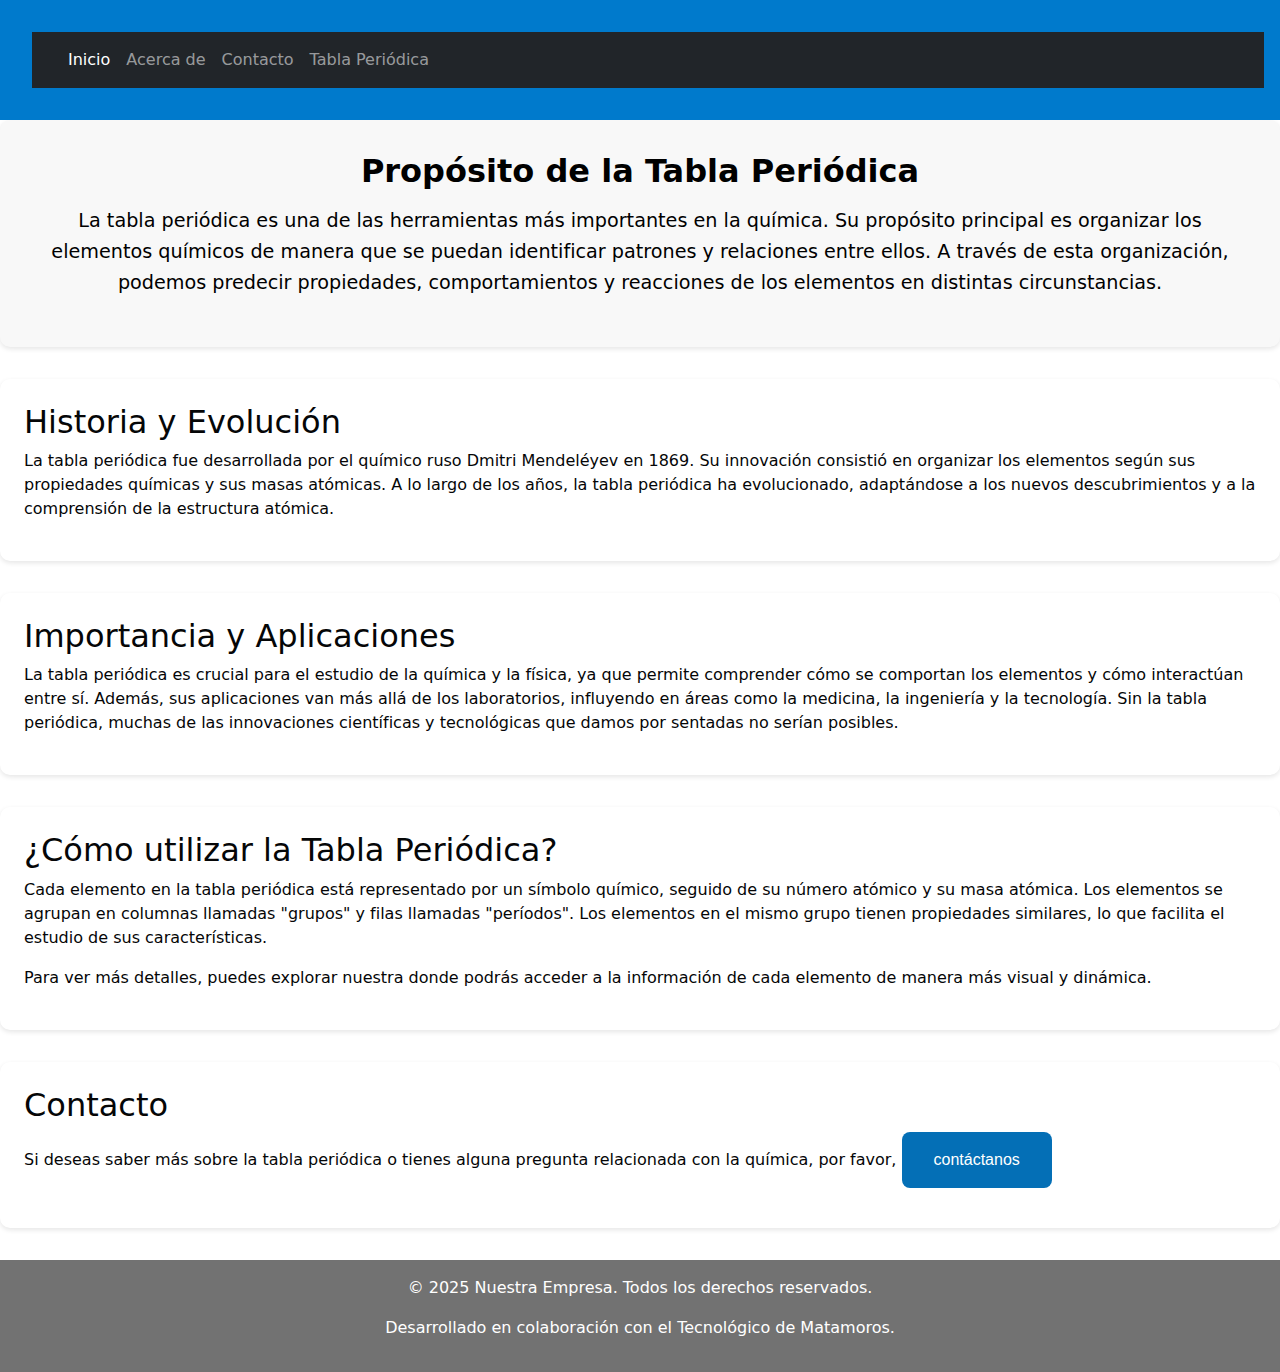
<file: public/about.html>
<!DOCTYPE html>
<html lang="es">
<head>
  <meta charset="UTF-8">
  <meta name="viewport" content="width=device-width, initial-scale=1.0">
  <title>Propósito de la Tabla Periódica</title>
  <link rel="stylesheet" href="../assets/css/gral.css">
  <link rel="stylesheet" href="../assets/css/buttons.css">
  <link rel="stylesheet" href="../assets/css/containers.css">
  <link rel="stylesheet" href="../assets/css/contact.css">
  <link rel="stylesheet" href="../assets/css/animationtype.css">
  <link rel="stylesheet" href="../assets/css/menu-nav.css">
  <link href="https://cdn.jsdelivr.net/npm/bootstrap@5.3.0/dist/css/bootstrap.min.css" rel="stylesheet">
    <script src="https://cdn.jsdelivr.net/npm/bootstrap@5.3.0/dist/js/bootstrap.bundle.min.js"></script>
</head>
<body>
  <header id="header">
    <div></div>
    <div id="menu-container">
      
      <nav class="navbar navbar-expand-lg navbar-dark bg-dark">
        <div class="container-fluid">
          <a class="navbar-brand" href="#"></a>
          <button class="navbar-toggler" type="button" data-bs-toggle="collapse" data-bs-target="#navbarNav" aria-controls="navbarNav" aria-expanded="false" aria-label="Toggle navigation">
            <span class="navbar-toggler-icon"></span>
          </button>
          <div class="collapse navbar-collapse" id="navbarNav">
            <ul class="navbar-nav">
              <li class="nav-item">
                <a class="nav-link active" aria-current="page" href="../index.html">Inicio</a>
              </li>
              <li class="nav-item">
                <a class="nav-link" href="about.html">Acerca de</a>
              </li>
              <li class="nav-item">
                <a class="nav-link" href="contact.html">Contacto</a>
              </li>
              <li class="nav-item">
                <a class="nav-link" href="periodic-table.html">Tabla Periódica</a>
              </li>
            </ul>
          </div>
        </div>
      </nav>
    </div>
  </header>

  
  
    <span id="modo-claro" class="switch-text"></span>
    <span id="modo-oscuro" class="switch-text"></span>
    
  </button>
</div>

  <main>
    
    <section id="introduccion" class="intro">
      <h1>Propósito de la Tabla Periódica</h1>
      <p>
        La tabla periódica es una de las herramientas más importantes en la química. Su propósito principal es organizar los elementos químicos de manera que se puedan identificar patrones y relaciones entre ellos. A través de esta organización, podemos predecir propiedades, comportamientos y reacciones de los elementos en distintas circunstancias.
      </p>
    </section>

    <!-- Historia y Evolución de la Tabla Periódica -->
    <section id="historia" class="sabias">
      <h2>Historia y Evolución</h2>
      <p>
        La tabla periódica fue desarrollada por el químico ruso Dmitri Mendeléyev en 1869. Su innovación consistió en organizar los elementos según sus propiedades químicas y sus masas atómicas. A lo largo de los años, la tabla periódica ha evolucionado, adaptándose a los nuevos descubrimientos y a la comprensión de la estructura atómica.
      </p>
    </section>

    <!-- Importancia de la Tabla Periódica -->
    <section id="importancia" class="elemento-dia">
      <h2>Importancia y Aplicaciones</h2>
      <p>
        La tabla periódica es crucial para el estudio de la química y la física, ya que permite comprender cómo se comportan los elementos y cómo interactúan entre sí. Además, sus aplicaciones van más allá de los laboratorios, influyendo en áreas como la medicina, la ingeniería y la tecnología. Sin la tabla periódica, muchas de las innovaciones científicas y tecnológicas que damos por sentadas no serían posibles.
      </p>
    </section>

    <!-- Cómo utilizar la Tabla Periódica -->
    <section id="como-usar" class="elemento-dia">
      <h2>¿Cómo utilizar la Tabla Periódica?</h2>
      <p>
        Cada elemento en la tabla periódica está representado por un símbolo químico, seguido de su número atómico y su masa atómica. Los elementos se agrupan en columnas llamadas "grupos" y filas llamadas "períodos". Los elementos en el mismo grupo tienen propiedades similares, lo que facilita el estudio de sus características.
      </p>
      <p>
        Para ver más detalles, puedes explorar nuestra  donde podrás acceder a la información de cada elemento de manera más visual y dinámica.
      </p>
    </section>

    <!-- Contacto -->
    <section id="contacto" class="exploracion">
      
      <h2>Contacto</h2>
      <p>
        
        Si deseas saber más sobre la tabla periódica o tienes alguna pregunta relacionada con la química, por favor, 
        <a href="contact.html" class=""><button>contáctanos</button></a>
        
      </p>
    </section>
  </main>

  <footer>
    <p>&copy; 2025 Nuestra Empresa. Todos los derechos reservados.</p>
    <p>Desarrollado en colaboración con el Tecnológico de Matamoros.</p>
  </footer>

  <script>

   // Obtener el botón y agregar el evento de clic
const switchButton = document.querySelector('.switch');
const body = document.body;  // Agregar la referencia al body

switchButton.addEventListener('click', () => {
  // Alternar la clase 'active' para cambiar el estado
  switchButton.classList.toggle('active');
  
  // Cambiar el texto según el estado
  const modoClaro = document.getElementById('modo-claro');
  const modoOscuro = document.getElementById('modo-oscuro');
  
  if (switchButton.classList.contains('active')) {
    modoClaro.style.opacity = 0; // Ocultar el texto Claro
    modoOscuro.style.opacity = 1; // Mostrar el texto Oscuro
    body.classList.add('dark-mode');  // Activar el modo oscuro
  } else {
    modoClaro.style.opacity = 1; // Mostrar el texto Claro
    modoOscuro.style.opacity = 0; // Ocultar el texto Oscuro
    body.classList.remove('dark-mode');  // Desactivar el modo oscuro
  }
});



const menuBtn = document.querySelector('.menu-btn');
const navMenu = document.querySelector('#nav-menu');
   
       menuBtn.addEventListener('click', () => {
        menuBtn.classList.toggle('active');
         navMenu.classList.toggle('active');
       });
    </script>
</body>
</html>
</file>
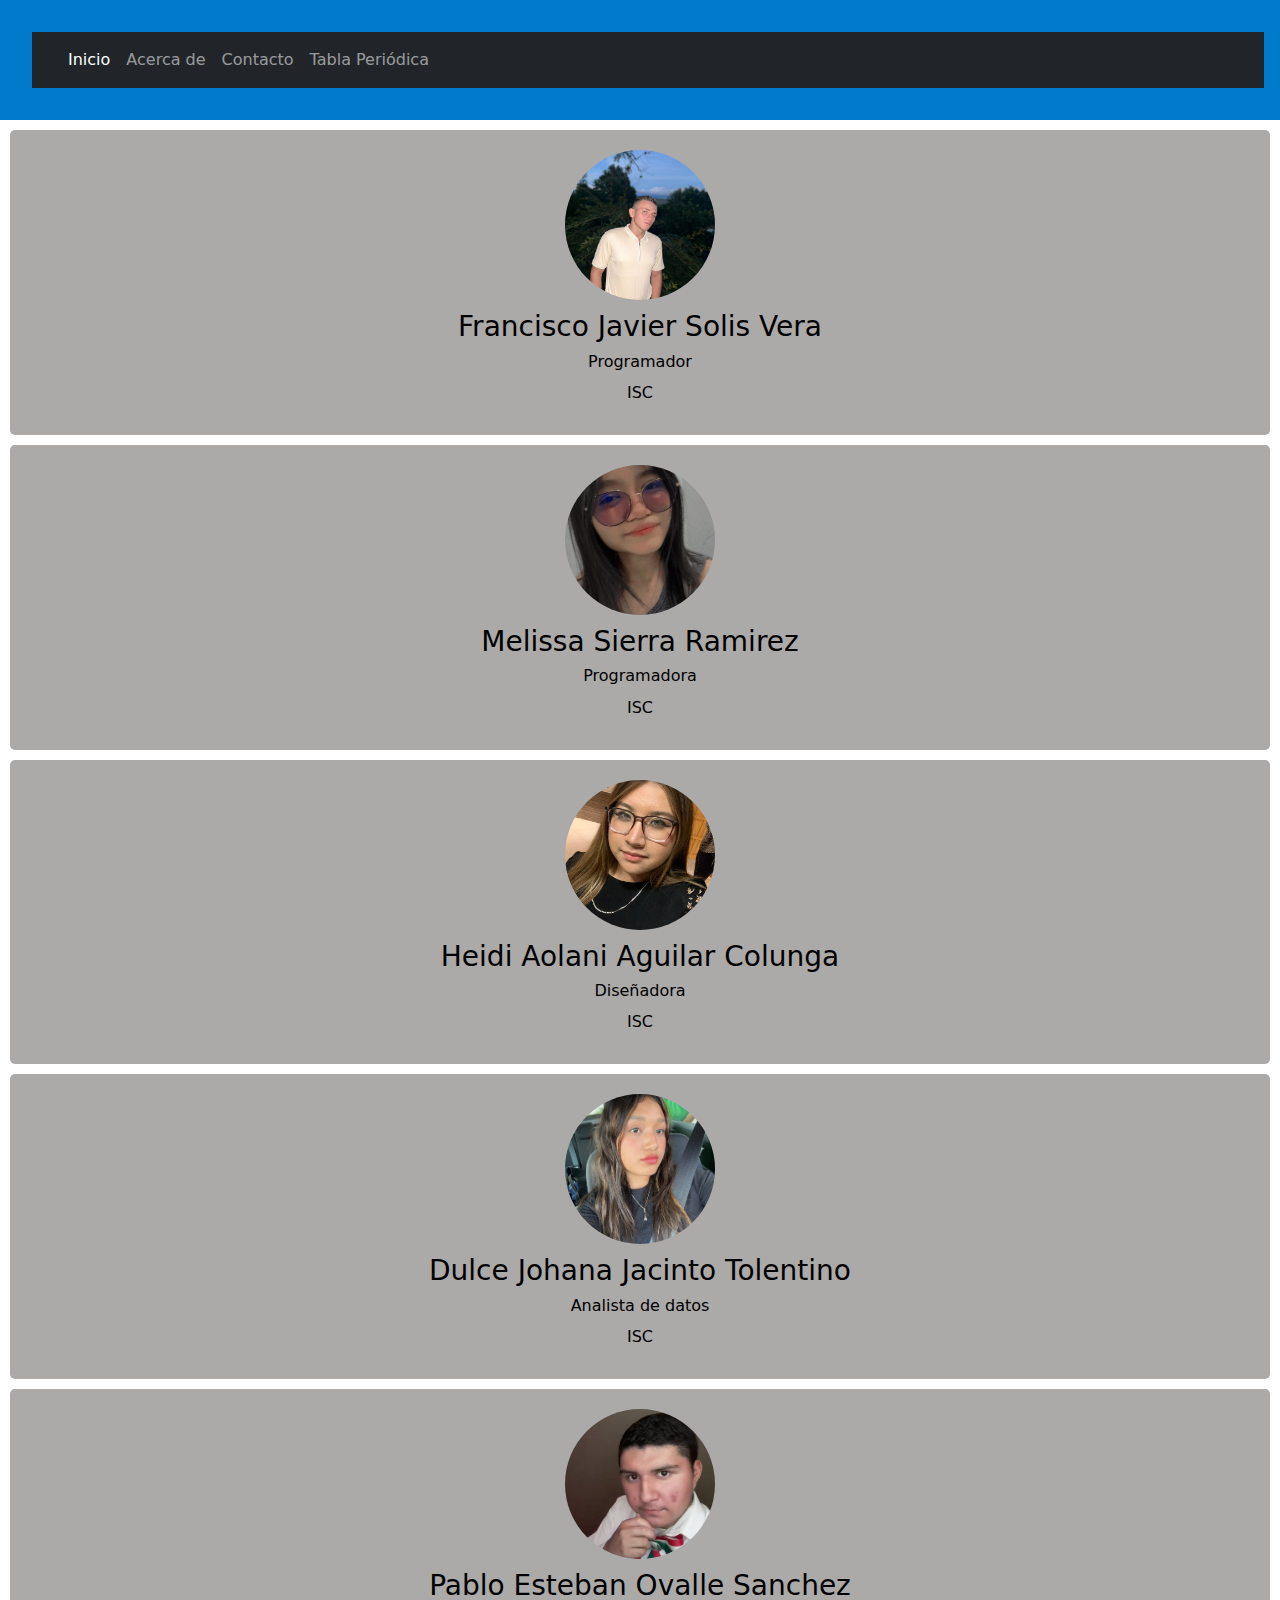
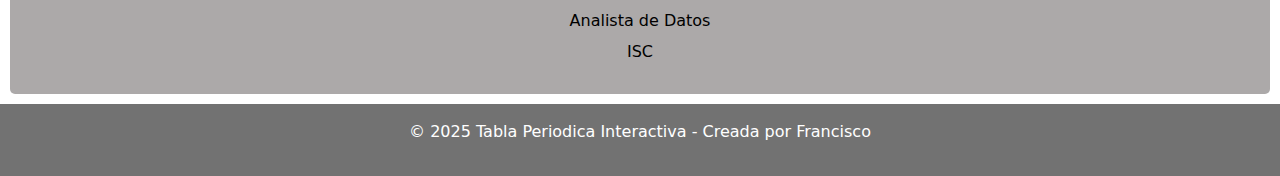
<file: public/contact.html>
<!DOCTYPE html>
<html lang="en">
  <head>
    <meta charset="UTF-8" />
    <meta name="viewport" content="width=device-width, initial-scale=1.0" />
    <title>Contact Us</title>
    <link rel="stylesheet" href="../assets/css/gral.css">
    <link rel="stylesheet" href="../assets/css/buttons.css">
    <link rel="stylesheet" href="../assets/css/containers.css">
    <link rel="stylesheet" href="../assets/css/contact.css">
    <link rel="stylesheet" href="../assets/css/menu-nav.css">
    <link rel="stylesheet" href="../assets/css/animationtype.css">
    <link href="https://cdn.jsdelivr.net/npm/bootstrap@5.3.0/dist/css/bootstrap.min.css" rel="stylesheet">
    <script src="https://cdn.jsdelivr.net/npm/bootstrap@5.3.0/dist/js/bootstrap.bundle.min.js"></script>
  </head>

  <body>
    <header id="header">
      <div></div>
      <div id="menu-container">
        
        <nav class="navbar navbar-expand-lg navbar-dark bg-dark">
          <div class="container-fluid">
            <a class="navbar-brand" href="#"></a>
            <button class="navbar-toggler" type="button" data-bs-toggle="collapse" data-bs-target="#navbarNav" aria-controls="navbarNav" aria-expanded="false" aria-label="Toggle navigation">
              <span class="navbar-toggler-icon"></span>
            </button>
            <div class="collapse navbar-collapse" id="navbarNav">
              <ul class="navbar-nav">
                <li class="nav-item">
                  <a class="nav-link active" aria-current="page" href="../index.html">Inicio</a>
                </li>
                <li class="nav-item">
                  <a class="nav-link" href="about.html">Acerca de</a>
                </li>
                <li class="nav-item">
                  <a class="nav-link" href="contact.html">Contacto</a>
                </li>
                <li class="nav-item">
                  <a class="nav-link" href="periodic-table.html">Tabla Periódica</a>
                </li>
              </ul>
            </div>
          </div>
        </nav>
      </div>
    

    </header>

    
      <span id="modo-claro" class="switch-text"> </span>
      <span id="modo-oscuro" class="switch-text"> </span>
     
    </button>
  

    <main>
      <section id="team">
        <h2></h2>
        
        <div class="team-member">
          <img src="../assets/img/img1.jpg" alt="Team Member 1" />
          <h3>Francisco Javier Solis Vera</h3>
          <h2>Programador</h2>
          <p>ISC</p>
        </div>
        
        <div class="team-member">
          <img src="../assets/img/img3.jpg" alt="Team Member 4" />
          <h3>Melissa Sierra Ramirez</h3>
          <h2>Programadora</h2>
          <p>ISC</p>
        </div>
        
        <div class="team-member">
          <img src="../assets/img/img5.jpg" alt="Team Member 2" />
          <h3>Heidi Aolani Aguilar Colunga</h3>
          <h2>Diseñadora</h2>
          <p>ISC</p>
        </div>
        
        <div class="team-member">
          <img src="../assets/img/img2.jpg" alt="Team Member 3" />
          <h3>Dulce Johana Jacinto Tolentino</h3>
          <h2>Analista de datos</h2>
          <p>ISC</p>
        </div>
        
        <div class="team-member">
          <img src="../assets/img/img4.jpg" alt="Team Member 4" />
          <h3>Pablo Esteban Ovalle Sanchez</h3>
          <h2>Analista de Datos</h2>
          <p>ISC</p>
        </div>

        
        <!-- Agrega más miembros del equipo según sea necesario -->
      </section>
    </main>

    <footer>
      <p>&copy; 2025 Tabla Periodica Interactiva - Creada por Francisco </p>
    </footer>

    <script>

// Obtener el botón y agregar el evento de clic
const switchButton = document.querySelector('.switch');

switchButton.addEventListener('click', () => {
  // Alternar la clase 'active' para cambiar el estado
  switchButton.classList.toggle('active');
  
  // Cambiar el texto según el estado
  const modoClaro = document.getElementById('modo-claro');
  const modoOscuro = document.getElementById('modo-oscuro');
  
  if (switchButton.classList.contains('active')) {
    modoClaro.style.opacity = 0; // Ocultar el texto Claro
    modoOscuro.style.opacity = 1; // Mostrar el texto Oscuro
  } else {
    modoClaro.style.opacity = 1; // Mostrar el texto Claro
    modoOscuro.style.opacity = 0; // Ocultar el texto Oscuro
  }
});


      const menuBtn = document.getElementById('menu-btn');
       const navMenu = document.getElementById('nav-menu');
   
       menuBtn.addEventListener('click', () => {
        menuBtn.classList.toggle('active');
         navMenu.classList.toggle('active');
       });
       
     </script>
  </body>
</html>
</file>
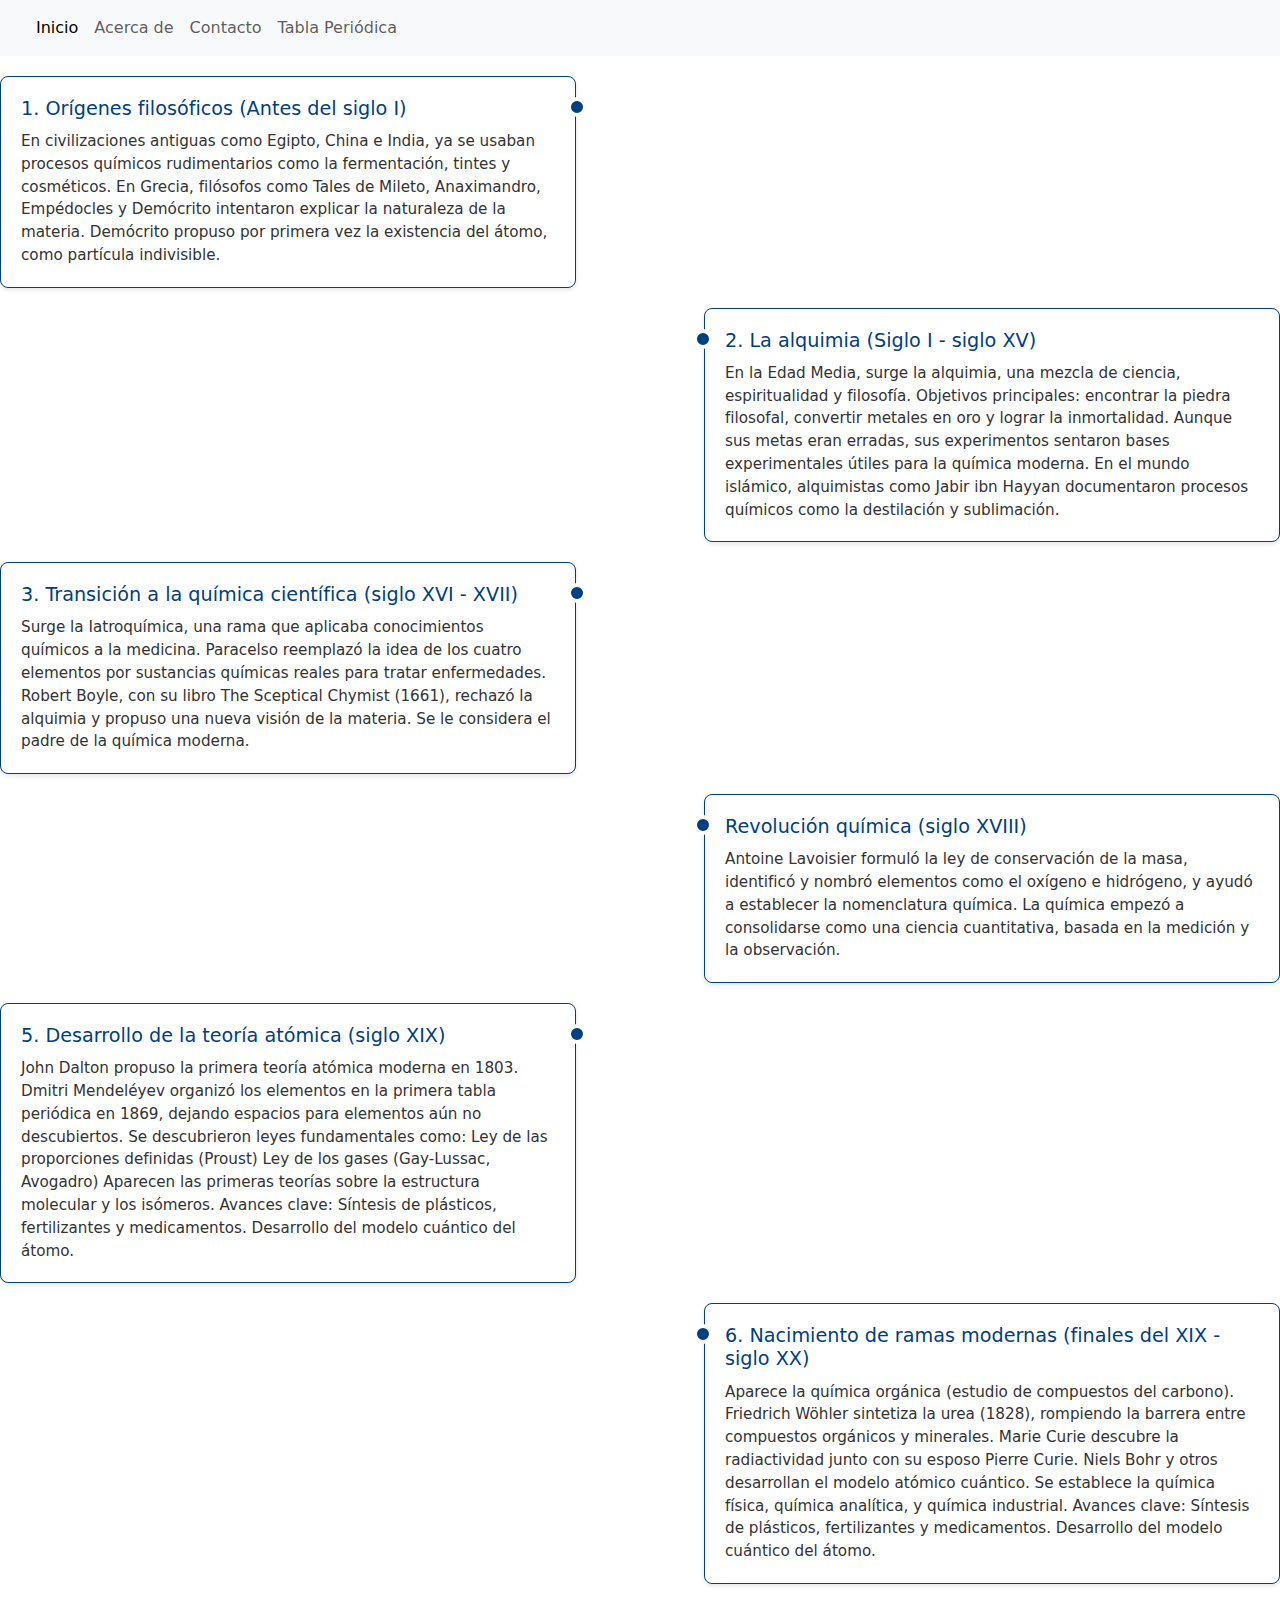
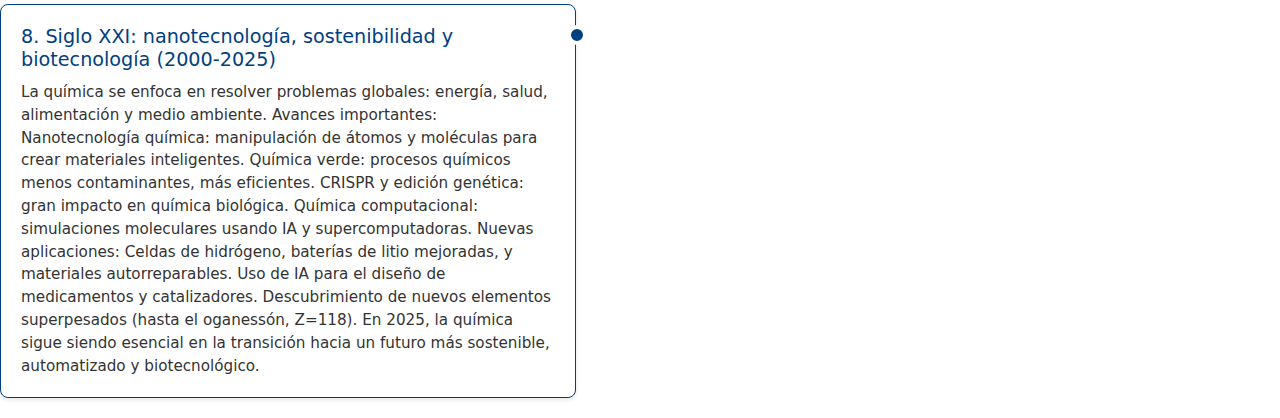
<file: public/historia.html>
<!DOCTYPE html>
<html lang="es">
<head>
  <meta charset="UTF-8">
  <title></title>
  
</head>
<body>

  <link rel="stylesheet" href="../assets/css/historia.css">
  <link href="https://cdn.jsdelivr.net/npm/bootstrap@5.3.0/dist/css/bootstrap.min.css" rel="stylesheet">
  <script src="https://cdn.jsdelivr.net/npm/bootstrap@5.3.0/dist/js/bootstrap.bundle.min.js"></script>

<body>
  <header id="header">
    <nav class="navbar navbar-expand-lg navbar-light bg-light">
      <div class="container-fluid">
        <a class="navbar-brand" href="#"></a>
        <button
          class="navbar-toggler"
          type="button"
          data-bs-toggle="collapse"
          data-bs-target="#navbarNav"
          aria-controls="navbarNav"
          aria-expanded="false"
          aria-label="Toggle navigation"
        >
          <span class="navbar-toggler-icon"></span>
        </button>
        <div class="collapse navbar-collapse" id="navbarNav">
          <ul class="navbar-nav">
            <li class="nav-item">
              <a class="nav-link active" aria-current="page" href="../index.html">Inicio</a>
            </li>
            <li class="nav-item">
              <a class="nav-link" href="about.html">Acerca de</a>
            </li>
            <li class="nav-item">
              <a class="nav-link" href="contact.html">Contacto</a>
            </li>
            <li class="nav-item">
              <a class="nav-link" href="periodic-table.html">Tabla Periódica</a>
            </li>
          </ul>
        </div>
      </div>
    </nav>
   

  <header>
    <h1></h1>
  </header>

  <section>
    <div class="periodo">
      <h2>1. Orígenes filosóficos (Antes del siglo I)</h2>
      <p>En civilizaciones antiguas como Egipto, China e India, ya se usaban procesos químicos rudimentarios como la fermentación, tintes y cosméticos.

        En Grecia, filósofos como Tales de Mileto, Anaximandro, Empédocles y Demócrito intentaron explicar la naturaleza de la materia.
        
        Demócrito propuso por primera vez la existencia del átomo, como partícula indivisible.</p>
    </div>
    <div class="periodo">
      <h2>2. La alquimia (Siglo I - siglo XV)</h2>
      <p>En la Edad Media, surge la alquimia, una mezcla de ciencia, espiritualidad y filosofía.

        Objetivos principales: encontrar la piedra filosofal, convertir metales en oro y lograr la inmortalidad.
        
        Aunque sus metas eran erradas, sus experimentos sentaron bases experimentales útiles para la química moderna.
        
        En el mundo islámico, alquimistas como Jabir ibn Hayyan documentaron procesos químicos como la destilación y sublimación.</p>
    </div>
    <div class="periodo">
      <h2>3. Transición a la química científica (siglo XVI - XVII)</h2>
      <p>Surge la Iatroquímica, una rama que aplicaba conocimientos químicos a la medicina.

        Paracelso reemplazó la idea de los cuatro elementos por sustancias químicas reales para tratar enfermedades.
        
        Robert Boyle, con su libro The Sceptical Chymist (1661), rechazó la alquimia y propuso una nueva visión de la materia. Se le considera el padre de la química moderna.</p>
    </div>
    <div class="periodo">
      <h2>Revolución química (siglo XVIII)</h2>
      <p>Antoine Lavoisier formuló la ley de conservación de la masa, identificó y nombró elementos como el oxígeno e hidrógeno, y ayudó a establecer la nomenclatura química.

        La química empezó a consolidarse como una ciencia cuantitativa, basada en la medición y la observación.</p>
    </div>
    <div class="periodo">
      <h2>5. Desarrollo de la teoría atómica (siglo XIX)</h2>
      <p>John Dalton propuso la primera teoría atómica moderna en 1803.

        Dmitri Mendeléyev organizó los elementos en la primera tabla periódica en 1869, dejando espacios para elementos aún no descubiertos.
        
        Se descubrieron leyes fundamentales como:
        
        Ley de las proporciones definidas (Proust)
        
        Ley de los gases (Gay-Lussac, Avogadro)
        
        Aparecen las primeras teorías sobre la estructura molecular y los isómeros.
        
       
        
        Avances clave:
        
        Síntesis de plásticos, fertilizantes y medicamentos.
        
        Desarrollo del modelo cuántico del átomo.</p>
    </div>
    <div class="periodo">
      <h2>6. Nacimiento de ramas modernas (finales del XIX - siglo XX)</h2>
      <p>Aparece la química orgánica (estudio de compuestos del carbono).

        Friedrich Wöhler sintetiza la urea (1828), rompiendo la barrera entre compuestos orgánicos y minerales.
        
        Marie Curie descubre la radiactividad junto con su esposo Pierre Curie.
        
        Niels Bohr y otros desarrollan el modelo atómico cuántico.
        
        Se establece la química física, química analítica, y química industrial.
        
        Avances clave:
        
        Síntesis de plásticos, fertilizantes y medicamentos.
        
        Desarrollo del modelo cuántico del átomo.</p>
    </div>
    <div class="periodo">
      <h2>8. Siglo XXI: nanotecnología, sostenibilidad y biotecnología (2000-2025)</h2>
      <p>La química se enfoca en resolver problemas globales: energía, salud, alimentación y medio ambiente.

        Avances importantes:
        
        Nanotecnología química: manipulación de átomos y moléculas para crear materiales inteligentes.
        
        Química verde: procesos químicos menos contaminantes, más eficientes.
        
        CRISPR y edición genética: gran impacto en química biológica.
        
        Química computacional: simulaciones moleculares usando IA y supercomputadoras.
        
        Nuevas aplicaciones:
        
        Celdas de hidrógeno, baterías de litio mejoradas, y materiales autorreparables.
        
        Uso de IA para el diseño de medicamentos y catalizadores.
        
        Descubrimiento de nuevos elementos superpesados (hasta el oganessón, Z=118).
        
        En 2025, la química sigue siendo esencial en la transición hacia un futuro más sostenible, automatizado y biotecnológico.</p>
    </div>
  </section>
</file>
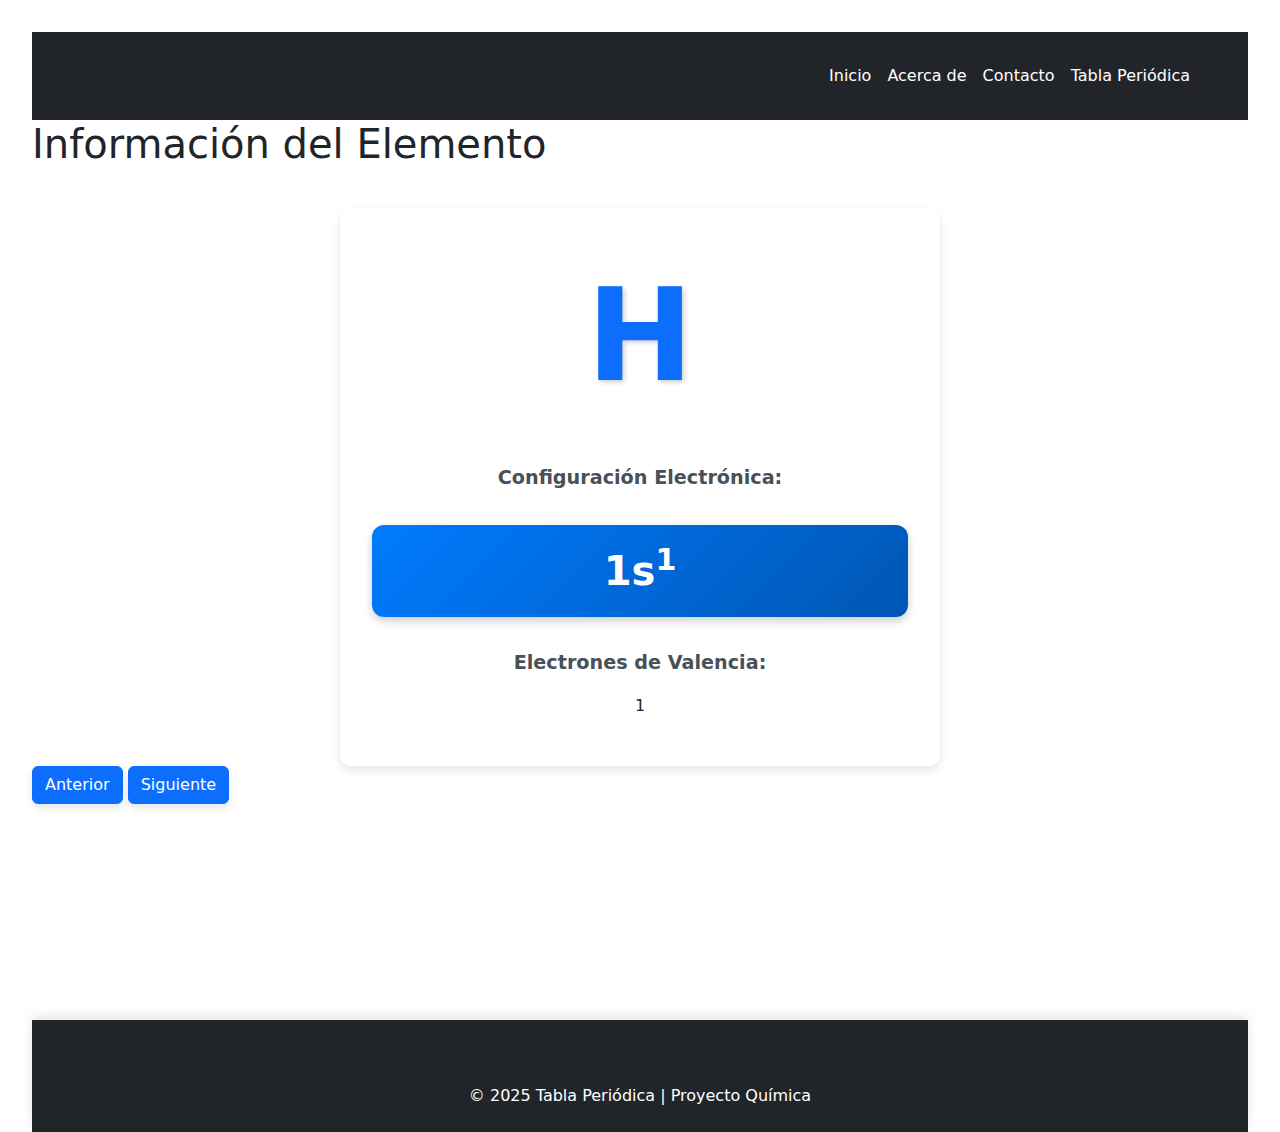
<file: public/propiedades.html>
<!DOCTYPE html>
<html lang="en">
<head>
    <meta charset="UTF-8">
    <meta name="viewport" content="width=device-width, initial-scale=1.0">
    <title>Tabla Periódica</title>
    <link rel="stylesheet" href="../assets/css/propiedades.css">
    <link rel="stylesheet" href="https://cdn-uicons.flaticon.com/2.6.0/uicons-brands/css/uicons-brands.css">
    <link href="https://cdn.jsdelivr.net/npm/bootstrap@5.3.0/dist/css/bootstrap.min.css" rel="stylesheet">
    <script src="https://cdn.jsdelivr.net/npm/bootstrap@5.3.0/dist/js/bootstrap.bundle.min.js"></script>
</head>
<body>
    <!-- Header -->
    <header class="header bg-dark text-white py-3">
        <div class="container d-flex justify-content-between align-items-center">
            <a href="#home" class="logo text-white"><span></span></a>
            <nav class="navbar navbar-expand-lg">
                <button class="navbar-toggler" type="button" data-bs-toggle="collapse" data-bs-target="#navbarNav" aria-controls="navbarNav" aria-expanded="false" aria-label="Toggle navigation">
                    <span class="navbar-toggler-icon"></span>
                </button>
                <div class="collapse navbar-collapse" id="navbarNav">
                    <ul class="navbar-nav">
                        <li class="nav-item"><a class="nav-link text-white" href="../index.html">Inicio</a></li>
                        <li class="nav-item"><a class="nav-link text-white" href="about.html">Acerca de</a></li>
                        <li class="nav-item"><a class="nav-link text-white" href="contact.html">Contacto</a></li>
                        <li class="nav-item"><a class="nav-link text-white" href="periodic-table.html">Tabla Periódica</a></li>
                    </ul>
                </div>
            </nav>
        </div>
    </header>

    <div class="content-wrapper">
        <header>
          <h1>Información del Elemento</h1>
        </header>
        <main>

            <div class="result-box">
                <div id="simbolo" class="element-symbol">O</div> <!-- Símbolo del elemento -->
                <p class="property-label">Configuración Electrónica:</p>
                <p id="configElectronica">1s² 2s² 2p⁴</p> <!-- Configuración electrónica -->
                <p class="property-label">Electrones de Valencia:</p>
                <p id="valencia">6</p> <!-- Electrones de valencia -->
              </div>
          

          <button id="anterior" class="btn btn-primary">Anterior</button>
          <button id="siguiente" class="btn btn-primary">Siguiente</button>
           
        </main>
      
      </div>

    <!-- Footer -->
    <footer class="footer bg-dark text-white py-4">
        <div class="container text-center">
            <div class="social mb-3">
                <a href="#" class="text-white me-3"><i class="fi fi-brands-facebook"></i></a>
                <a href="#" class="text-white me-3"><i class="fi fi-brands-instagram"></i></a>
                <a href="#" class="text-white"><i class="fi fi-brands-twitter-alt-circle"></i></a>
            </div>
            <p class="mb-0">© 2025 Tabla Periódica | Proyecto Química</p>
        </div>
    </footer>

    <script src="../assets/javascript/configElectronica.js" type="module"></script>
</body>
</html>
</file>
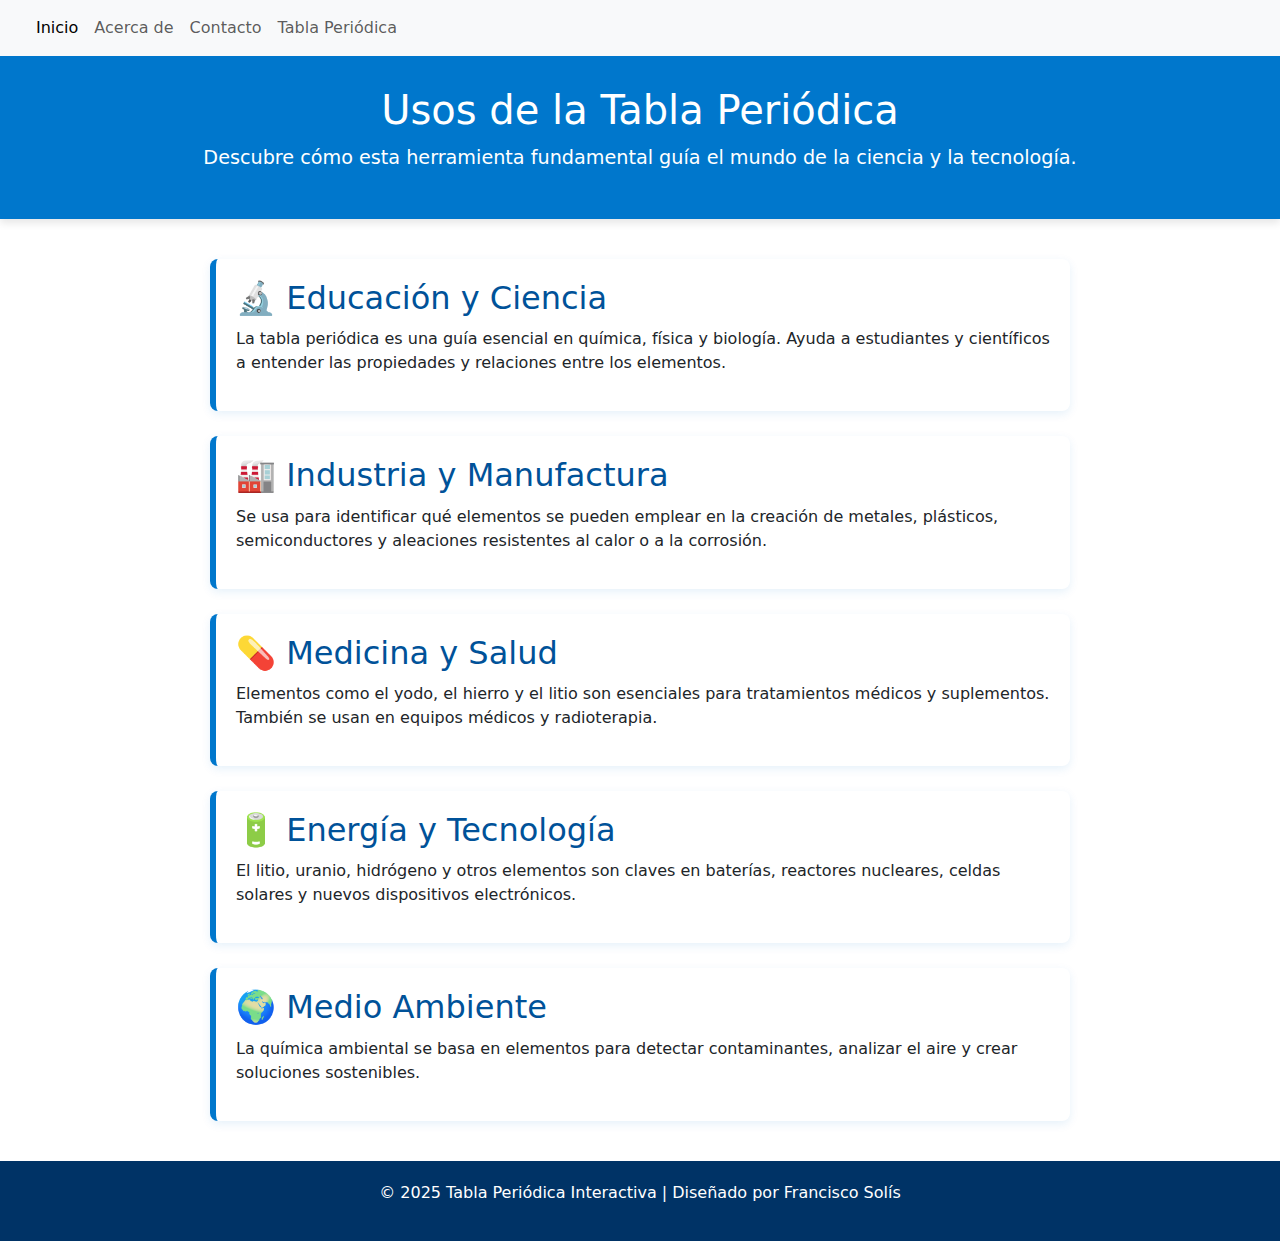
<file: public/usos.html>
<!DOCTYPE html>
<html lang="es">
<head>
  <meta charset="UTF-8">
  <meta name="viewport" content="width=device-width, initial-scale=1">
  <title>Usos de la Tabla Periódica</title>
  <link rel="stylesheet" href="../assets/css/usos.css">
  <link href="https://cdn.jsdelivr.net/npm/bootstrap@5.3.0/dist/css/bootstrap.min.css" rel="stylesheet">
  <script src="https://cdn.jsdelivr.net/npm/bootstrap@5.3.0/dist/js/bootstrap.bundle.min.js"></script>
</head>
<body>
  
    <nav class="navbar navbar-expand-lg navbar-light bg-light">
      <div class="container-fluid">
        <a class="navbar-brand" href="#"></a>
        <button
          class="navbar-toggler"
          type="button"
          data-bs-toggle="collapse"
          data-bs-target="#navbarNav"
          aria-controls="navbarNav"
          aria-expanded="false"
          aria-label="Toggle navigation"
        >
          <span class="navbar-toggler-icon"></span>
        </button>
        <div class="collapse navbar-collapse" id="navbarNav">
          <ul class="navbar-nav">
            <li class="nav-item">
              <a class="nav-link active" aria-current="page" href="../index.html">Inicio</a>
            </li>
            <li class="nav-item">
              <a class="nav-link" href="about.html">Acerca de</a>
            </li>
            <li class="nav-item">
              <a class="nav-link" href="contact.html">Contacto</a>
            </li>
            <li class="nav-item">
              <a class="nav-link" href="periodic-table.html">Tabla Periódica</a>
            </li>
          </ul>
        </div>
      </div>
    </nav>
   

  <header>
    <h1>Usos de la Tabla Periódica</h1>
    <p>Descubre cómo esta herramienta fundamental guía el mundo de la ciencia y la tecnología.</p>
  </header>

  <main>
    <section class="uso">
      <h2>🔬 Educación y Ciencia</h2>
      <p>La tabla periódica es una guía esencial en química, física y biología. Ayuda a estudiantes y científicos a entender las propiedades y relaciones entre los elementos.</p>
    </section>

    <section class="uso">
      <h2>🏭 Industria y Manufactura</h2>
      <p>Se usa para identificar qué elementos se pueden emplear en la creación de metales, plásticos, semiconductores y aleaciones resistentes al calor o a la corrosión.</p>
    </section>

    <section class="uso">
      <h2>💊 Medicina y Salud</h2>
      <p>Elementos como el yodo, el hierro y el litio son esenciales para tratamientos médicos y suplementos. También se usan en equipos médicos y radioterapia.</p>
    </section>

    <section class="uso">
      <h2>🔋 Energía y Tecnología</h2>
      <p>El litio, uranio, hidrógeno y otros elementos son claves en baterías, reactores nucleares, celdas solares y nuevos dispositivos electrónicos.</p>
    </section>

    <section class="uso">
      <h2>🌍 Medio Ambiente</h2>
      <p>La química ambiental se basa en elementos para detectar contaminantes, analizar el aire y crear soluciones sostenibles.</p>
    </section>
  </main>

  <footer>
    <p>© 2025 Tabla Periódica Interactiva | Diseñado por Francisco Solís</p>
  </footer>

</body>
</html>
</file>
<file: assets/css/gral.css>
/* Estilos Generales */
html, body {
  font-family: "Segoe UI", Tahoma, Geneva, Verdana, sans-serif;
  margin: 0;
  padding: 0;
  background-color: #ffffff;
  color: #ffffff;
  transition: background-color 0.3s, color 0.3s;
}

header {
  background-color: #007acc;
  color: white;
  text-align: center;
  padding: 2rem 1rem;
  position: relative;
}

.subtitulo {
  font-size: 1.2rem;
  margin-top: 0.5rem;
}

main {
  flex :1;
}

.intro p {
  font-size: 1.1rem;
  line-height: 1.6;
}

footer {
  text-align: center;
  padding: 1.5rem;
  background-color: #e6e6e6;
  color: #333;
}
</file>
<file: assets/css/buttons.css>
/* Estilos de los botones */
.botones {
  display: flex;
  flex-wrap: wrap;
  gap: 1rem;
  justify-content: center;
  margin: 2rem 0;
}

.botones button,
.exploracion button {
  background-color: #046fb6;
  color: white;
  font-family:  "Segoe UI", Tahoma, Geneva, Verdana, sans-serif;
  border: none;
  padding: 1rem 2rem;
  border-radius: 8px;
  font-size: 1rem;
  cursor: pointer;
  transition: background-color 0.2s;
}



.botones button:hover,
.exploracion button:hover {

  background-color: #70a8c4;

  background-color: #005f99;
}



/* Contenedor del switch */
.btn-toggle {
  position: fixed; /* Fijar en la esquina */
  top: 10px; /* Distancia desde el top */
  right: 10px; /* Distancia desde la derecha */
  width: 50px; /* Reducir el tamaño del switch */
  height: 30px; /* Reducir la altura */
  background-color: #ddd;
  border-radius: 15px; /* Radio del switch */
  padding: 3px; /* Reducir el padding */
  cursor: pointer;
  transition: background-color 0.3s ease;
  display: flex;
  align-items: center;
  justify-content: space-between;

  
}
</file>
<file: assets/css/containers.css>
.element {
  width: 50px;
  height: 50px;
  display: flex;
  justify-content: center;
  width: auto; /* Ajusta el ancho automáticamente */
  height: auto; /* Ajusta la altura automáticamente */
}

.table-grid {
  display: grid;
  grid-template-columns: auto 1fr; /* Primera columna para los periodos, segunda para la tabla */
  grid-template-rows: auto 1fr;   /* Primera fila para los grupos, segunda para la tabla */
  gap: 10px;
  position: relative;
}


.periodic-table-container {
  width: 100%; /* Ocupa todo el ancho disponible */
  height: auto; /* Ajusta la altura automáticamente */
  padding: 20px; /* Espaciado interno */
  overflow-x: auto; /* Permite desplazamiento horizontal si es necesario */
  box-sizing: border-box; /* Incluye padding y bordes en el tamaño total */
  margin: 0 auto; /* Centra el contenedor */
}

/* Versión de la tabla para escritorio (por defecto) */
.periodic-table {
  grid-column: 2 / 3; /* Ocupa la segunda columna */
  grid-row: 2 / 3;    /* Ocupa la segunda fila */
  display: grid;
  grid-template-columns: repeat(18, 1fr);
  grid-template-rows: repeat(7, auto);
  gap: 5px;
  background-color: #333;
  padding: 10px;
  border-radius: 5px;
}

.element {
  width: 80px; /* Ajusta este valor a tu preferencia */
  height: 80px; /* Ajusta este valor a tu preferencia */
  display: flex;
  justify-content: center;
  align-items: center;
  background-color: #757575;
  color: #fff;
  border-radius: 5px;
  transition: transform 0.3s, background-color 0.3s, box-shadow 0.3s;
  text-align: center;
  padding: 5px;
  box-shadow: 2px 2px 5px rgba(0, 0, 0, 0.3);
  font-family: Arial, sans-serif;
  cursor: pointer;
  overflow: hidden;
  gap: 5px;
  position: relative;
}

.group-labels {
  grid-column: 2 / 3; /* Ocupa la segunda columna */
  grid-row: 1 / 2;    /* Ocupa la primera fila */
  display: grid;
  grid-template-columns: repeat(18, 1fr);
  text-align: center;
  font-weight: bold;
  color: #fff;
  background-color: #444;
  padding: 5px 0;
  border-radius: 5px;
}
.period-labels {
  grid-column: 1 / 2; /* Ocupa la primera columna */
  grid-row: 2 / 3;    /* Ocupa la segunda fila */
  display: grid;
  grid-template-rows: repeat(7, 1fr);
  text-align: center;
  font-weight: bold;
  color: #fff;
  background-color: #444;
  padding: 5px 0;
  border-radius: 5px;
}


.symbol {
  font-size: 1em;
  font-weight: bold;
}

/* Barra superior decorativa */
.element::before {
  content: "";
  position: absolute;
  top: 0;
  left: 0;
  width: 100%;
  height: 6px;
  border-top-left-radius: 5px;
  border-top-right-radius: 5px;
  background-color: #ff5555; /* El color que prefieras */
}


/* Versión de la tabla para escritorio (por defecto) */
.periodic-table {
  display: grid;
  grid-template-columns: repeat(18, minmax(50px, 1fr)); /* 18 columnas ajustables */
  grid-template-rows: repeat(7, auto); /* 7 filas ajustables */
  gap: 5px; /* Espaciado entre celdas */
  background-color: #333;
  padding: 10px;
  border-radius: 5px;
  width: 100%; /* Ocupa todo el ancho disponible */
  height: auto; /* Ajusta la altura automáticamente */
  box-sizing: border-box;
}

.element {
  width: 100%; /* Ocupa todo el ancho de la celda */
  height: auto; /* Ajusta la altura automáticamente */
  aspect-ratio: 1; /* Mantiene una proporción cuadrada */
  display: flex;
  justify-content: center;
  align-items: center;
  background-color: #757575;
  color: #fff;
  border-radius: 5px;
  transition: transform 0.3s, background-color 0.3s, box-shadow 0.3s;
  text-align: center;
  padding: 5px;
  box-shadow: 2px 2px 5px rgba(0, 0, 0, 0.3);
  font-family: Arial, sans-serif;
  cursor: pointer;
  overflow: hidden;
  position: relative;
  border: 1px solid #ccc; /* Borde visible */
}


.symbol {
  font-size: 1em;
  font-weight: bold;
}

/* Barra superior decorativa */
.element::before {
  content: "";
  position: absolute;
  top: 0;
  left: 0;
  width: 100%;
  height: 6px;
  border-top-left-radius: 5px;
  border-top-right-radius: 5px;
  background-color: #ff5555; /* El color que prefieras */
}

/* -----------------------------
   RESPONSIVO: en pantallas 
   de hasta 768px (móvil, tablet)
------------------------------ */
@media (max-width: 768px) {
  /* Menos columnas para que la tabla se adapte mejor */
  .periodic-table {
    grid-template-columns: repeat(9, 1fr);
  }

  /* Celdas aún más pequeñas en pantallas chicas */
  .element {
    width: 50px;
    height: 50px;
  }
}

.element.no-metal::before {
  background-color: #4caf50;
} /* Verde */
.element.gas-noble::before {
  background-color: #2196f3;
} /* Azul */
.element.metal-alcalino::before {
  background-color: #ff5722;
} /* Rojo anaranjado */
.element.metal-alcalinoterreo::before {
  background-color: #ff9800;
} /* Naranja */
.element.metaloide::before {
  background-color: #9c27b0;
} /* Púrpura */
.element.halogeno::before {
  background-color: #ffc107;
} /* Amarillo */
.element.metal-de-transicion::before {
  background-color: #607d8b;
} /* Gris azulado */
.element.metal-depost-transicion::before {
  background-color: #795548;
} /* Marrón */
.element.lantanido::before {
  background-color: #673ab7;
} /* Morado oscuro */
.element.actinido::before {
  background-color: #e91e63;
} /* Rosa fuerte */

/* 🔥 Efecto hover */
.element:hover {
  transform: scale(1.1); /* Aumenta ligeramente el tamaño */
  background-color: #666; /* Cambia el color de fondo */
  box-shadow: 4px 4px 10px rgba(255, 255, 255, 0.3);
}

/* 🌟 OCULTAR LA TABLA PERIÓDICA EN MÓVILES */
@media (max-width: 768px) {
  .periodic-table {
    display: none !important;
  }
}

/* 🌟 📖 PAGINACIÓN EN MÓVILES */

.pages {
  display: none;
  flex-direction: column;
  align-items: center;
  justify-content: center;
}

/* 🔥 SOLO MOSTRAR LA PÁGINA ACTIVA */
.page {
  display: none;
  grid-template-columns: repeat(3, 1fr);
  gap: 10px;
  justify-content: center;
  padding: 10px;
}

.page.active {
  display: grid !important;
}

/* 📦 Estilos de los elementos en la paginación */
@media (max-width: 768px) {
  .pages {
    display: flex !important;
  }

  .element {
    width: 50px;
    height: 50px;
    font-size: 12px;


  }

  .element .symbol {
    font-size: 2em;
  }
}

/* 📱 **Móviles ultra pequeños (<360px)** */
@media (max-width: 360px) {
  .element {
    min-height: 45px;
    font-size: 0.5em;
  }

  .element .symbol {
    font-size: 0.8em;
  }

  .element .name,
  .element .weight,
  .element .number {
    font-size: 0.4em;
  }
}

/* 🌟 Paginación */
.pagination {
  display: none;
  justify-content: center;
  margin-top: 10px;
}

@media (max-width: 768px) {
  .pagination {
    display: flex;
  }
}

/* Ocultar los botones de paginación en pantallas de escritorio */
@media (min-width: 769px) {
  .pagination {
    display: none !important;
  }
}

.pagination button {
  background-color: #008eec;
  color: white;
  border: none;
  padding: 10px 12px;
  margin: 10px;
  cursor: pointer;
  border-radius: 15px;
  font-size: 0.8em;
  transition: background-color 0.3s ease-in-out;
}

.pagination button:hover {
  background-color: #0077cc;
}

.pagination button:disabled {
  background-color: #ccc;
  cursor: not-allowed;
}

/* 📌 Estilos del modal */
.modal {
  display: none; /* Ocultar por defecto */
  position: fixed;
  z-index: 1000;
  left: 0;
  top: 0;
  width: 100%;
  height: 100%;
  background-color: rgba(0, 0, 0, 0.8);
  justify-content: center;
  align-items: center;
}

.modal-content p {
  margin: 10px 0;
  font-size: 16px;
  line-height: 1.5;
}

/* 📌 Contenido del modal */
.modal-content {
  background-color: #fff;
  color: #000;
  padding: 20px;
  border-radius: 10px;
  width: 80%;
  max-width: 400px;
  text-align: center;
  box-shadow: 0px 4px 8px rgba(255, 255, 255, 0.3);
}

/* 📌 Botón para cerrar el modal */
.close {
  position: absolute;
  top: 10px;
  right: 20px;
  font-size: 30px;
  cursor: pointer;
  color: #ffffff;
}

/* Estilos para contenedores */
.sabias,
.elemento-dia,
.exploracion,
.cita
 {
  background-color: #ffffff;
  padding: 1.5rem;
  color: #050607;
  border-radius: 10px;
  margin-bottom: 2rem;
  box-shadow: 0 2px 5px rgba(0, 0, 0, 0.1);
}

blockquote {
  font-style: italic;
  color: #5f4e4e;
}

cite {
  display: block;
  margin-top: 1rem;
  text-align: right;
  font-weight: bold;
  color: #464646;
}

/* 🌟 Estilos para la sección de introducción */
.intro {
  background-color: #f8f8f8; /* Fondo claro */
  color: #000000; /* Texto oscuro */
  padding: 2rem; /* Espaciado interno */
  border-radius: 10px; /* Bordes redondeados */
  margin-bottom: 2rem; /* Espaciado inferior */
  text-align: center; /* Centrar el texto */
  box-shadow: 0 2px 5px rgba(0, 0, 0, 0.1); /* Sombra ligera */
}

.intro h1 {
  font-size: 2rem; /* Tamaño del encabezado */
  font-weight: bold; /* Negrita */
  margin-bottom: 1rem; /* Espaciado inferior */
}

.intro p {
  font-size: 1.2rem; /* Tamaño del texto */
  line-height: 1.6; /* Altura de línea */
  color: #000000; /* Color del texto */
}
</file>
<file: assets/css/contact.css>
/* 🌟 Team Section */
.team {
  display: flex;
  flex-wrap: wrap;
  justify-content: space-around;
  margin-top: 20px;
}

.team-member {
  background-color: #aca9a9;
  padding: 20px;
  margin: 10px;
  border-radius: 5px;
  text-align: center;
  flex: 1 1 300px;
}

.team-member img {
  border-radius: 50%;
  width: 150px;
  height: 150px;
  object-fit: cover;
  margin-bottom: 10px;
}

.team-member h2 {
  font-size: 1.0em;
  margin-bottom: 10px;
  text-shadow: #000000;
  color: black;
}

.team-member p {
  font-size: 1em;
  margin-bottom: 10px;
  color: rgb(0, 0, 0);
}

.team-member h3 {
  color: rgb(0, 0, 0);
}

.team-member a {
  display: inline-block;
  margin: 10px 0;
  padding: 10px 20px;
  background-color: #ffffff;
  color: #fff;
  text-decoration: none;
  border-radius: 5px;
}

.team-member a:hover {
  background-color: #e9e9e9;
}

/* Estilos para dispositivos móviles */
@media (max-width: 768px) {
  .team {
    flex-direction: column; /* Cambiar la dirección del layout a columna en móviles */
    align-items: center; /* Centrar los miembros del equipo */
  }

  .team-member {
    width: 100%; /* Hacer que cada miembro ocupe el 100% del ancho */
    margin: 10px 0; /* Ajustar márgenes para una mejor apariencia */
  }
}

/* Estilos para escritorio */
@media (max-width: 769px) {
  .team {
    flex-direction: row; /* Mantener el diseño en fila para pantallas grandes */
  }

  .team-member {
    flex: 1 1 300px; /* Asegura que los miembros del equipo se distribuyan uniformemente */
  }
}
</file>
<file: assets/css/animationtype.css>
/* Contenedor del texto animado */
.typewriter {
  display: inline-block;
  overflow: hidden; 
  border-right: 2px solid #f3f3f3; 
  white-space: nowrap; 
  font-family: "Segoe UI", Tahoma, Geneva, Verdana, sans-serif; /* Fuente estilo máquina de escribir */
  font-size: 10px; 
  color: #ffffff; 
  animation: typing 1s steps(40, end), blink 0.5s step-end infinite; /* Animaciones */
  line-height: 1; /* Asegura que el cursor esté alineado con el texto */
  width: fit-content; /* Ajusta el ancho al contenido del texto */
  max-width: 100%; /* Evita que el contenedor crezca más allá del ancho de la ventana */
  margin: 0 auto;
 
 
}

/* Ajustes para pantallas grandes */
@media (max-width: 1024px) {
  .typewriter {
    max-width: 685px; /* Limita el ancho máximo en pantallas grandes */
  }
}

/* Animación de escritura */
@keyframes typing {
  from {
    width: 0; /* Comienza desde 0 */
  }
  to {
    width: 100%; /* Termina mostrando todo el texto */
  }
}

/* Animación del cursor parpadeante */
@keyframes blink {
  from {
    border-right-color: #e7e7e7; /* Cursor visible */
  }
  to {
    border-right-color: transparent; /* Cursor invisible */
  }
}
</file>
<file: assets/css/menu-nav.css>
.menu-btn {
  position: relative;
  width: 40px;
  height: 30px;
  cursor: pointer;
  display: flex;
  flex-direction: column;
  justify-content: space-between;
  align-items: center;
  border: none;
  background-color: transparent;
}

.menu-btn div {
  width: 100%;
  height: 5px;
  background-color: #ffffff;
  transition: transform 0.3s ease, opacity 0.3s ease;
}

#menu-btn.active > div:nth-child(1) {
  transform: rotate(45deg) translate(6px, 6px); /* Rotar y desplazar la primera línea */
}

#menu-btn.active > div:nth-child(2) {
  opacity: 0;
}

#menu-btn.active > div:nth-child(3) {
  transform: rotate(-45deg) translate(10px, -10px);
}

nav {
  margin-left: 1rem;
}

#nav-menu {
  list-style: none;
  display: flex;
  justify-content: center;
  gap: 1rem;
  transition: all 0.3s;
}

/* Enlaces del menú */
#nav-menu li a {
  color: #fff;
  text-decoration: none;
  padding: 0.5rem;
  font-weight: 500;
  z-index: 9999; /* Asegura que el menú esté por encima de otros elementos */
}

#nav-menu li a:hover {
  background-color: #3479b9;
  border-radius: 4px;
}

@media (max-width: 768px) {
  #menu-btn {
    display: flex;
  }

  #nav-menu {
    position: fixed; /* Fija el menú en la pantalla */
    top: 10%; /* Centra verticalmente */
    left: 50%; /* Centra horizontalmente */
    transform: translate(-50%, -50%); /* Ajusta el punto de referencia al centro */
    display: flex;
    flex-direction: column;
    background-color: #d8d8d8;
    padding: 1rem;
    border-radius: 10px;
    z-index: 9999;
    opacity: 0; /* Comienza oculto */
    pointer-events: none;
    transform-origin: center;
    transition: opacity 0.3s ease, transform 0.3s ease; /* Transición suave */
  }
  
  /* Cuando se active la clase .active, se muestra el menú */
  #nav-menu.active {
    opacity: 1;
    transform: translate(-50%, -50%) scale(1); /* Asegura que esté centrado */
    pointer-events: auto;/* Asegura que esté centrado */
  }
}

@media (min-width: 769px) {
  #nav-menu {
    display: flex;
  }

  #menu-btn {
    display: none; 
  }
}

/* Asegurar que el contenedor ocupe toda la pantalla */
html,
body {
  height: 100%;
  margin: 0;
  display: flex;
  flex-direction: column;
}

.container {
  flex: 1; 
  display: flex;
  flex-direction: column;
 
}

/* Footer fijo en la parte inferior */
footer {
  background-color: #727272; /* Ajusta el color según tu diseño */
  color: #fff;
  text-align: center;
  padding: 1rem;
  margin-top: auto; /* Empuja el footer hacia abajo */
}
</file>
<file: assets/css/historia.css>
/* Estilo general */
body {
  font-family: Arial, sans-serif;
  line-height: 1.6;
  margin: 0;
  padding: 0;
  background-color: #f0f8ff; /* Azul claro */
  color: #333;
}

h1 {
  text-align: center;
  margin: 20px 0;
  color: #004080; /* Azul oscuro */
}

h2 {
  font-size: 1.5rem;
  color: #004080; /* Azul oscuro */
}

/* Contenedor principal de la línea del tiempo */
.timeline {
  position: relative;
  margin: 20px auto;
  padding: 20px 0;
  max-width: 800px;
}

/* Línea central */
.timeline::before {
  content: "";
  position: absolute;
  top: 0;
  left: 50%;
  transform: translateX(-50%);
  width: 4px;
  height: 100%;
  background-color: #004080; /* Azul oscuro */
}

/* Contenedor de cada periodo */
.periodo {
  position: relative;
  margin: 20px 0;
  padding: 20px;
  width: 45%;
  background-color: #ffffff; /* Blanco */
  border-radius: 8px;
  box-shadow: 0 2px 5px rgba(0, 0, 0, 0.1);
  border: 1px solid #004080; /* Azul oscuro */
}

/* Alternar periodos a la izquierda y derecha */
.periodo:nth-child(odd) {
  left: 0;
}

.periodo:nth-child(even) {
  left: 55%;
}

/* Conector circular para cada periodo */
.periodo::before {
  content: "";
  position: absolute;
  top: 20px;
  right: -12px;
  width: 20px;
  height: 20px;
  background-color: #004080; /* Azul oscuro */
  border: 4px solid #ffffff; /* Blanco */
  border-radius: 50%;
  z-index: 1;
}

.periodo:nth-child(even)::before {
  left: -12px;
  right: auto;
}

/* Título y contenido del periodo */
.periodo h2 {
  margin-top: 0;
  font-size: 1.2rem;
  color: #004080; /* Azul oscuro */
}

.periodo p {
  margin: 10px 0 0;
  font-size: 0.95rem;
  color: #333;
}

/* Responsividad para móviles */
@media (max-width: 768px) {
  .timeline::before {
    left: 20px;
  }

  .periodo {
    width: calc(100% - 40px);
    left: 40px;
  }

  .periodo:nth-child(even) {
    left: 40px;
  }

  .periodo::before {
    left: -30px;
    right: auto;
  }
}
</file>
<file: assets/css/propiedades.css>
/* Estilo general del cuerpo */
body {
  background-color: #f8f9fa;
  text-align: center;
  padding: 2rem;
  font-family: 'Arial', sans-serif;
  margin: 0;
}

/* Estilo para el símbolo del elemento */
.element-symbol {
  font-size: 8rem;
  font-weight: bold;
  color: #0d6efd;
  margin-bottom: 1rem;
  text-shadow: 2px 2px 5px rgba(0, 0, 0, 0.2);
}

/* Estilo para la configuración electrónica */
#configElectronica {
  font-size: 2.5rem;
  font-weight: bold;
  color: #212529;
  margin-top: 1rem;
  margin-bottom: 1rem;
  background: linear-gradient(135deg, #007bff, #0056b3);
  color: #fff;
  padding: 1rem 2rem;
  border-radius: 12px;
  box-shadow: 0 4px 10px rgba(0, 0, 0, 0.2);
  display: inline-block;
  text-align: center;
  transition: transform 0.3s ease, box-shadow 0.3s ease;
  width: 100%; /* Ocupa todo el ancho del contenedor */
}

#configElectronica:hover {
  transform: translateY(-5px);
  box-shadow: 0 6px 15px rgba(0, 0, 0, 0.3);
}

/* Estilo para las etiquetas de propiedades */
.property-label {
  font-weight: bold;
  font-size: 1.2rem;
  color: #495057;
  margin-top: 1rem;
}

/* Estilo para el contenedor de resultados */
.result-box {
  margin-top: 2rem;
  max-width: 600px;
  margin-left: auto;
  margin-right: auto;
  padding: 2rem;
  background-color: #ffffff;
  border-radius: 12px;
  box-shadow: 0 4px 10px rgba(0, 0, 0, 0.1);
  transition: transform 0.3s ease, box-shadow 0.3s ease;
  display: flex;
  flex-direction: column;
  align-items: center;
  justify-content: center;
}

.result-box:hover {
  transform: translateY(-5px);
  box-shadow: 0 6px 15px rgba(0, 0, 0, 0.2);
}

/* Estilo para el contenedor principal */
html, body {
  height: 100%;
  margin: 0;
  display: flex;
  flex-direction: column;
}

.content-wrapper {
  display: flex;
  flex-direction: column;
  min-height: 100vh; /* Ocupa al menos el 100% de la altura de la ventana */
}

main {
  flex: 1; /* Hace que el contenido principal ocupe el espacio disponible */
}

/* Estilo del footer */
footer {
  background-color: #0d6efd;
  color: white;
  text-align: center;
  padding: 1rem;
  font-size: 1rem;
  box-shadow: 0 -4px 10px rgba(0, 0, 0, 0.1);
}

/* Estilo para los botones */
button {
  padding: 15px 30px; /* Tamaño más grande */
  font-size: 18px; /* Texto más grande */
  font-weight: bold;
  color: #fff;
  background-color: #007bff;
  border: none;
  border-radius: 12px; /* Bordes más redondeados */
  cursor: pointer;
  transition: background-color 0.3s ease, transform 0.2s ease;
  box-shadow: 0 4px 8px rgba(0, 0, 0, 0.1);
}

button:hover {
  background-color: #0056b3;
  transform: scale(1.1);
}

button:disabled {
  background-color: #ccc;
  cursor: not-allowed;
  transform: none;
}

/* Estilo para los botones de paginación */
#navegacion {
  display: flex;
  justify-content: space-between; /* Espaciado entre los botones */
  align-items: center;
  position: fixed; /* Fija los botones en la parte inferior */
  bottom: 20px; /* Espaciado desde la parte inferior */
  left: 0;
  right: 0;
  z-index: 1000; /* Asegura que estén por encima de otros elementos */
  padding: 10px 20px;
  background-color: rgba(255, 255, 255, 0.9); /* Fondo semitransparente */
  box-shadow: 0 -4px 10px rgba(0, 0, 0, 0.1); /* Sombra superior */
}

#navegacion .Button {
  flex: 1; /* Los botones ocupan el mismo espacio */
  padding: 20px 40px; /* Tamaño más grande */
  font-size: 20px; /* Texto más grande */
  font-weight: bold;
  color: #fff;
  background-color: #007bff;
  border: none;
  border-radius: 12px; /* Bordes más redondeados */
  cursor: pointer;
  transition: background-color 0.3s ease, transform 0.2s ease;
  box-shadow: 0 4px 8px rgba(0, 0, 0, 0.1);
  margin: 0 10px; /* Espaciado entre los botones */
  text-align: center;
}

#navegacion .Button:hover {
  background-color: #0056b3;
  transform: scale(1.05); /* Efecto de agrandamiento */
}

#navegacion .Button:disabled {
  background-color: #ccc;
  cursor: not-allowed;
  transform: none;
  box-shadow: none;
}
</file>
<file: assets/css/usos.css>
* {
  margin: 0;
  padding: 0;
  box-sizing: border-box;
}

body {
  font-family: 'Segoe UI', sans-serif;
  background-color: #f0f8ff;
  color: #003366;
  line-height: 1.6;
}

header {
  background: #0077cc;
  color: white;
  padding: 30px 20px;
  text-align: center;
  box-shadow: 0 4px 8px rgba(0,0,0,0.1);
}

header h1 {
  font-size: 2.5em;
}

header p {
  font-size: 1.2em;
  margin-top: 10px;
}

main {
  max-width: 900px;
  margin: 40px auto;
  padding: 0 20px;
}

.uso {
  background-color: white;
  border-left: 6px solid #0077cc;
  padding: 20px;
  margin-bottom: 25px;
  border-radius: 8px;
  box-shadow: 0 3px 10px rgba(0, 119, 204, 0.1);
}

.uso h2 {
  margin-bottom: 10px;
  color: #005299;
}

footer {
  background: #003366;
  color: white;
  text-align: center;
  padding: 20px;
  margin-top: 40px;
}
</file>
